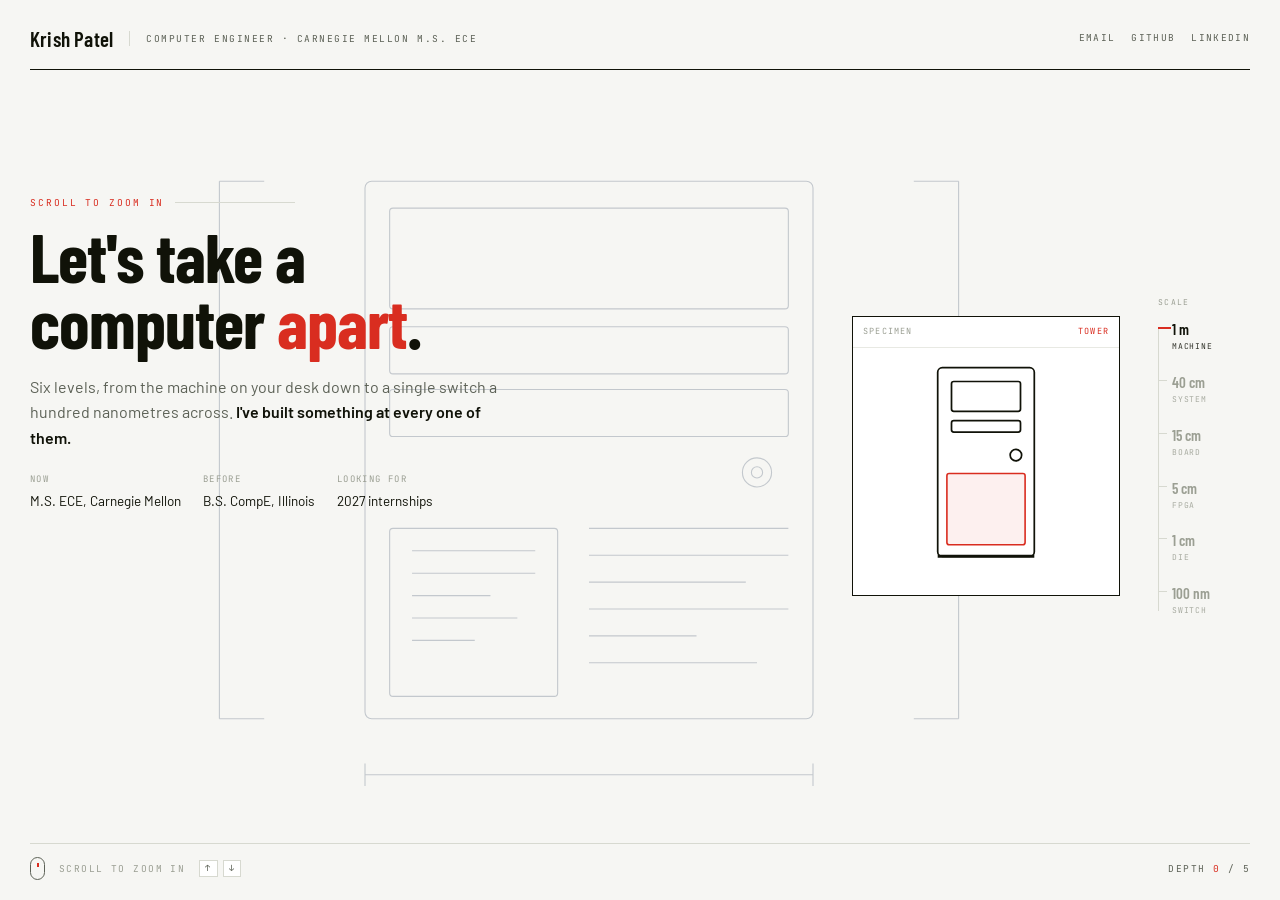
<file: mockups/g-zoomstack.html>
<!doctype html>
<html lang="en">
<head>
<meta charset="UTF-8" />
<meta name="viewport" content="width=device-width, initial-scale=1.0" />
<title>Krish Patel — Inside the Machine</title>
<link rel="preconnect" href="https://fonts.googleapis.com">
<link rel="preconnect" href="https://fonts.gstatic.com" crossorigin>
<link href="https://fonts.googleapis.com/css2?family=Barlow+Condensed:wght@400;500;600;700&family=Barlow:wght@400;500;600&family=JetBrains+Mono:wght@400;500&display=swap" rel="stylesheet">
<style>
:root{
  --stage:#f6f6f3; --card:#fff; --ink:#101208; --mid:#5c6156; --dim:#9b9f93;
  --rule:#d7d9d0; --hair:#e8e9e3; --red:#d92d20; --red-soft:rgba(217,45,32,.08);
  --sketch:#c3c8cd;
}
*{box-sizing:border-box}
html,body{height:100%;overflow:hidden}
body{margin:0;background:var(--stage);color:var(--ink);
  font-family:Barlow,system-ui,sans-serif;font-size:15px;line-height:1.6;
  -webkit-font-smoothing:antialiased}
a{color:inherit;text-decoration:none}
button{font:inherit}
.cnd{font-family:"Barlow Condensed",system-ui,sans-serif}

/* ================= stage ================= */
.stage{position:fixed;inset:0;display:grid;
  grid-template-columns:1fr 268px 92px;
  grid-template-rows:auto 1fr auto;
  column-gap:38px;padding:22px 30px 20px;max-width:1440px;margin-inline:auto}

/* ---- background sketch ---- */
.bg{position:fixed;inset:0;z-index:0;pointer-events:none;overflow:hidden}
.bg .sk{position:absolute;top:50%;left:46%;translate:-50% -50%;
  width:min(112vh,104vw);opacity:0;scale:.86;
  transition:opacity .78s ease,scale 1.15s cubic-bezier(.22,.7,.25,1)}
.bg .sk.on{opacity:1;scale:1}
.bg .sk.past{opacity:0;scale:1.9}
.bg svg{width:100%;height:auto;display:block}
.bg svg *{vector-effect:non-scaling-stroke}

/* ---- hud ---- */
.hud{grid-column:1/-1;display:flex;align-items:center;gap:16px;
  padding-bottom:13px;border-bottom:1px solid var(--ink);position:relative;z-index:5}
.hud .me{font-family:"Barlow Condensed",sans-serif;font-size:21px;font-weight:600;letter-spacing:.01em}
.hud .role{font-family:"JetBrains Mono",monospace;font-size:9.5px;letter-spacing:.16em;
  color:var(--mid);padding-left:16px;border-left:1px solid var(--rule)}
.hud .links{margin-left:auto;display:flex;gap:16px;
  font-family:"JetBrains Mono",monospace;font-size:9.5px;letter-spacing:.14em;color:var(--mid)}
.hud .links a{padding-bottom:2px;border-bottom:1px solid transparent;transition:all .2s}
.hud .links a:hover{color:var(--red);border-bottom-color:var(--red)}

/* ---- level content ---- */
.levels{position:relative;z-index:4;display:grid;align-content:center;min-height:0}
.lvl{grid-area:1/1;opacity:0;scale:.72;pointer-events:none;
  transition:opacity .5s ease,scale .8s cubic-bezier(.22,.7,.25,1);max-width:640px}
.lvl.on{opacity:1;scale:1;pointer-events:auto}
.lvl.past{opacity:0;scale:1.75}

.tagline{font-family:"JetBrains Mono",monospace;font-size:9.5px;letter-spacing:.2em;
  color:var(--red);margin:0 0 13px;display:flex;align-items:center;gap:11px}
.tagline::after{content:"";flex:1;border-top:1px solid var(--rule);max-width:120px}
h1{font-family:"Barlow Condensed",sans-serif;font-size:clamp(40px,5.4vw,70px);line-height:.96;
  letter-spacing:-.014em;margin:0 0 18px;font-weight:700;max-width:14ch;text-wrap:balance}
h1 em{font-style:normal;color:var(--red)}
h2{font-family:"Barlow Condensed",sans-serif;font-size:clamp(30px,3.7vw,46px);line-height:1.02;
  letter-spacing:-.008em;margin:0 0 14px;font-weight:600;max-width:17ch;text-wrap:balance}
.say{color:var(--mid);font-size:16px;margin:0 0 22px;max-width:52ch}
.say b{color:var(--ink);font-weight:600}

.proj{background:var(--card);border:1px solid var(--ink);padding:17px 19px;max-width:560px}
.proj.key{border-color:var(--red);border-width:1.5px}
.proj .flag{display:inline-block;font-family:"JetBrains Mono",monospace;font-size:9px;
  letter-spacing:.18em;background:var(--red);color:#fff;padding:3px 9px;margin-bottom:10px}
.proj h3{font-family:"Barlow Condensed",sans-serif;font-size:22px;margin:0 0 2px;font-weight:600}
.proj .src{font-family:"JetBrains Mono",monospace;font-size:9.5px;letter-spacing:.14em;
  color:var(--red);margin:0 0 11px}
.proj p{margin:0 0 13px;font-size:14.5px;color:#31352c;max-width:54ch}
.row{display:flex;flex-wrap:wrap;gap:5px}
.tag{font-family:"JetBrains Mono",monospace;font-size:9.5px;color:var(--mid);
  border:1px solid var(--rule);padding:2px 7px}
.facts{display:flex;flex-wrap:wrap;gap:22px;margin-top:22px}
.facts div{font-size:13.5px}
.facts b{display:block;font-family:"JetBrains Mono",monospace;font-size:9px;
  letter-spacing:.15em;color:var(--dim);font-weight:400;margin-bottom:3px}

/* ---- unboxing viewport ---- */
.unbox{position:relative;z-index:5;align-self:center;
  border:1px solid var(--ink);background:var(--card);aspect-ratio:1;display:grid}
.unbox .cap{position:absolute;top:0;left:0;right:0;display:flex;justify-content:space-between;
  padding:8px 10px;font-family:"JetBrains Mono",monospace;font-size:8.5px;
  letter-spacing:.14em;color:var(--dim);border-bottom:1px solid var(--hair);background:var(--card);z-index:2}
.unbox .cap b{color:var(--red);font-weight:400}
.ub{grid-area:1/1;display:grid;place-items:center;padding:30px 18px 18px;
  opacity:0;scale:.6;transition:opacity .48s ease,scale .8s cubic-bezier(.22,.7,.25,1)}
.ub.on{opacity:1;scale:1}
.ub.past{opacity:0;scale:2.4}
.ub svg{width:100%;height:auto;display:block}
/* the red box marking where we zoom next */
.next-box{stroke:var(--red);fill:rgba(217,45,32,.07);stroke-width:1.4}
@keyframes pulse{0%,100%{opacity:1}50%{opacity:.34}}
.ub.on .next-box{animation:pulse 2.4s ease-in-out infinite}

/* ---- depth ruler ---- */
.ruler{position:relative;z-index:5;display:flex;flex-direction:column;
  justify-content:center;padding:6px 0}
.ruler-in{position:relative;padding-left:14px}
.ruler-in::before{content:"";position:absolute;left:0;top:6px;bottom:6px;border-left:1px solid var(--rule)}
.ruler .fill{position:absolute;left:0;top:6px;width:1px;background:var(--red);height:0;
  transition:height .7s cubic-bezier(.35,0,.2,1)}
.tick{position:relative;display:block;width:100%;text-align:left;background:none;border:0;
  padding:0 0 22px;cursor:pointer;color:var(--dim);transition:color .3s}
.tick:last-child{padding-bottom:0}
.tick:hover{color:var(--mid)}
.tick i{position:absolute;left:-14px;top:5px;width:9px;height:1px;background:var(--rule);transition:all .3s}
.tick .n{font-family:"Barlow Condensed",sans-serif;font-size:15px;font-weight:600;display:block;line-height:1}
.tick .w{font-family:"JetBrains Mono",monospace;font-size:8px;letter-spacing:.1em;
  display:block;margin-top:3px;opacity:.85}
.tick.on{color:var(--ink)}
.tick.on i{background:var(--red);width:13px;left:-14px;height:1.5px}
.tick.past{color:var(--mid)}
.tick.past i{background:var(--red)}
.ruler-cap{font-family:"JetBrains Mono",monospace;font-size:8px;letter-spacing:.16em;
  color:var(--dim);margin-bottom:14px}

/* ---- footer hint ---- */
.hint{grid-column:1/-1;display:flex;align-items:center;gap:14px;padding-top:13px;
  border-top:1px solid var(--rule);position:relative;z-index:5;
  font-family:"JetBrains Mono",monospace;font-size:9.5px;letter-spacing:.15em;color:var(--dim)}
.hint .keys{display:flex;gap:5px}
.hint kbd{border:1px solid var(--rule);background:var(--card);padding:1px 5px;
  font-family:inherit;font-size:8.5px;color:var(--mid)}
.hint .depth{margin-left:auto;color:var(--mid)}
.hint .depth b{color:var(--red);font-weight:400}
.wheel{width:15px;height:23px;border:1px solid var(--mid);border-radius:8px;position:relative;flex-shrink:0}
.wheel::after{content:"";position:absolute;left:50%;top:5px;width:2px;height:4px;
  background:var(--red);translate:-50% 0;animation:roll 1.9s ease-in-out infinite}
@keyframes roll{0%,100%{transform:translateY(0);opacity:1}55%{transform:translateY(7px);opacity:.2}}

@media (prefers-reduced-motion:reduce){
  *{transition-duration:.01ms!important;animation:none!important}
  .lvl,.ub,.bg .sk{scale:1!important}
}
@media (max-width:1080px){
  .stage{grid-template-columns:1fr 190px 78px;column-gap:24px}
  h1{font-size:clamp(34px,6vw,52px)}
}
@media (max-width:820px){
  html,body{overflow:auto}
  .stage{position:static;grid-template-columns:1fr;grid-template-rows:auto;
    row-gap:20px;padding:16px 20px 26px;min-height:100vh}
  .hud .role{display:none}
  .levels{min-height:62vh}
  .unbox{max-width:230px;justify-self:center}
  .ruler{padding:0}
  .ruler-in{display:flex;gap:18px;overflow-x:auto;padding:0 0 6px}
  .ruler-in::before,.ruler .fill{display:none}
  .ruler-cap{display:none}
  .tick{width:auto;white-space:nowrap;padding:0}
  .tick i{position:static;display:block;width:100%;height:2px;margin-bottom:5px;background:var(--rule)}
  .tick.on i{width:100%}
  .hint .keys{display:none}
}
</style>
</head>
<body>

<!-- ============ background blueprint sketches ============ -->
<div class="bg" id="bg">
  <!-- L0 · the machine -->
  <div class="sk on">
    <svg viewBox="0 0 900 620" fill="none" stroke="#c3c8cd" stroke-width="1.1" aria-hidden="true">
      <rect x="250" y="70" width="400" height="480" rx="6"/>
      <rect x="272" y="94" width="356" height="90" rx="3"/>
      <rect x="272" y="200" width="356" height="42" rx="3"/>
      <rect x="272" y="256" width="356" height="42" rx="3"/>
      <circle cx="600" cy="330" r="13"/><circle cx="600" cy="330" r="5"/>
      <rect x="272" y="380" width="150" height="150" rx="3"/>
      <path d="M292 400h110M292 420h110M292 440h70M292 460h94M292 480h56"/>
      <path d="M450 380h178M450 404h178M450 428h140M450 452h178M450 476h96M450 500h150"/>
      <path d="M120 70v480M120 70h40M120 550h40M780 70v480M780 70h-40M780 550h-40"/>
      <path d="M250 600h400M250 590v20M650 590v20"/>
    </svg>
  </div>
  <!-- L1 · operating system -->
  <div class="sk">
    <svg viewBox="0 0 900 620" fill="none" stroke="#c3c8cd" stroke-width="1.1" aria-hidden="true">
      <rect x="90" y="70" width="720" height="150" rx="4"/>
      <rect x="90" y="236" width="720" height="150" rx="4"/>
      <rect x="90" y="402" width="720" height="150" rx="4"/>
      <path d="M90 110h720M90 276h720M90 442h720"/>
      <circle cx="118" cy="90" r="6"/><circle cx="138" cy="90" r="6"/><circle cx="158" cy="90" r="6"/>
      <circle cx="118" cy="256" r="6"/><circle cx="138" cy="256" r="6"/><circle cx="158" cy="256" r="6"/>
      <circle cx="118" cy="422" r="6"/><circle cx="138" cy="422" r="6"/><circle cx="158" cy="422" r="6"/>
      <path d="M120 140h300M120 165h420M120 190h230"/>
      <path d="M120 306h380M120 331h250M120 356h330"/>
      <path d="M120 472h280M120 497h400M120 522h180"/>
      <path d="M840 70v482M840 70h-20M840 552h-20"/>
    </svg>
  </div>
  <!-- L2 · compiler -->
  <div class="sk">
    <svg viewBox="0 0 900 620" fill="none" stroke="#c3c8cd" stroke-width="1.1" aria-hidden="true">
      <circle cx="450" cy="80" r="20"/>
      <path d="M450 100v40M450 140h-190M450 140h190M260 140v40M640 140v40"/>
      <circle cx="260" cy="200" r="20"/><circle cx="640" cy="200" r="20"/>
      <path d="M260 220v40M260 260h-110M260 260h110M150 260v40M370 260v40
               M640 220v40M640 260h-110M640 260h110M530 260v40M750 260v40"/>
      <circle cx="150" cy="320" r="18"/><circle cx="370" cy="320" r="18"/>
      <circle cx="530" cy="320" r="18"/><circle cx="750" cy="320" r="18"/>
      <path d="M150 338v50M370 338v50M530 338v50M750 338v50"/>
      <path d="M110 388h80M330 388h80M490 388h80M710 388h80"/>
      <path d="M120 430h660M120 430v90M780 430v90M120 520h660"/>
      <path d="M180 430v90M240 430v90M300 430v90M360 430v90M420 430v90
               M480 430v90M540 430v90M600 430v90M660 430v90M720 430v90"/>
    </svg>
  </div>
  <!-- L3 · FPGA -->
  <div class="sk">
    <svg viewBox="0 0 900 620" fill="none" stroke="#c3c8cd" stroke-width="1.1" aria-hidden="true">
      <rect x="130" y="90" width="640" height="440" rx="4"/>
      <g>
        <rect x="180" y="140" width="90" height="70"/><rect x="310" y="140" width="90" height="70"/>
        <rect x="440" y="140" width="90" height="70"/><rect x="570" y="140" width="90" height="70"/>
        <rect x="180" y="260" width="90" height="70"/><rect x="310" y="260" width="90" height="70"/>
        <rect x="440" y="260" width="90" height="70"/><rect x="570" y="260" width="90" height="70"/>
        <rect x="180" y="380" width="90" height="70"/><rect x="310" y="380" width="90" height="70"/>
        <rect x="440" y="380" width="90" height="70"/><rect x="570" y="380" width="90" height="70"/>
      </g>
      <path d="M270 175h40M400 175h40M530 175h40M270 295h40M400 295h40M530 295h40M270 415h40M400 415h40M530 415h40"/>
      <path d="M225 210v50M355 210v50M485 210v50M615 210v50M225 330v50M355 330v50M485 330v50M615 330v50"/>
      <path d="M130 120h-40M130 170h-40M130 220h-40M130 270h-40M130 320h-40M130 370h-40M130 420h-40M130 470h-40
               M770 120h40M770 170h40M770 220h40M770 270h40M770 320h40M770 370h40M770 420h40M770 470h40"/>
    </svg>
  </div>
  <!-- L4 · processor -->
  <div class="sk">
    <svg viewBox="0 0 900 620" fill="none" stroke="#c3c8cd" stroke-width="1.1" aria-hidden="true">
      <rect x="40" y="250" width="130" height="110" rx="3"/>
      <rect x="220" y="250" width="130" height="110" rx="3"/>
      <rect x="400" y="120" width="140" height="90" rx="3"/>
      <rect x="400" y="260" width="140" height="90" rx="3"/>
      <rect x="400" y="400" width="140" height="90" rx="3"/>
      <rect x="600" y="220" width="110" height="170" rx="3"/>
      <rect x="760" y="250" width="110" height="110" rx="3"/>
      <path d="M170 305h50M350 305h50M540 165h30v140h30M540 305h60M540 445h30V305h30
               M710 305h50"/>
      <path d="M815 250V150H285v100"/>
      <path d="M60 380v80h760v-80"/>
      <circle cx="440" cy="560" r="4"/><circle cx="480" cy="560" r="4"/><circle cx="520" cy="560" r="4"/>
    </svg>
  </div>
  <!-- L5 · transistor / physical -->
  <div class="sk">
    <svg viewBox="0 0 900 620" fill="none" stroke="#c3c8cd" stroke-width="1.1" aria-hidden="true">
      <path d="M80 430h740"/>
      <rect x="230" y="330" width="440" height="100"/>
      <rect x="330" y="250" width="240" height="80" rx="3"/>
      <rect x="360" y="190" width="180" height="60" rx="3"/>
      <path d="M230 330v-60h60v60M610 330v-60h60v60"/>
      <path d="M120 470h660M120 470v40M780 470v40M120 510h660"/>
      <path d="M200 510v50M300 510v50M400 510v50M500 510v50M600 510v50M700 510v50"/>
      <path d="M450 190v-70M420 120h60"/>
      <path d="M260 270v-90M240 180h40M640 270v-90M620 180h40"/>
      <path d="M100 330h100M700 330h120M100 250h200M570 250h250"/>
    </svg>
  </div>
</div>

<!-- ============ stage ============ -->
<div class="stage">

  <header class="hud">
    <span class="me">Krish Patel</span>
    <span class="role">COMPUTER ENGINEER · CARNEGIE MELLON M.S. ECE</span>
    <span class="links">
      <a href="mailto:krishp2@andrew.cmu.edu">EMAIL</a>
      <a href="https://github.com/krishp2">GITHUB</a>
      <a href="https://www.linkedin.com/in/krish-patel-24bb79238/">LINKEDIN</a>
    </span>
  </header>

  <main class="levels" id="levels">

    <section class="lvl on" data-l="0">
      <p class="tagline">SCROLL TO ZOOM IN</p>
      <h1>Let's take a computer <em>apart</em>.</h1>
      <p class="say">Six levels, from the machine on your desk down to a single switch a hundred nanometres across. <b>I've built something at every one of them.</b></p>
      <div class="facts">
        <div><b>NOW</b>M.S. ECE, Carnegie Mellon</div>
        <div><b>BEFORE</b>B.S. CompE, Illinois</div>
        <div><b>LOOKING FOR</b>2027 internships</div>
      </div>
    </section>

    <section class="lvl" data-l="1">
      <p class="tagline">LEVEL 01 · OPEN THE CASE</p>
      <h2>First, the software that runs the whole thing</h2>
      <p class="say">Something has to hand out memory, notice you pressed a key, and pick which program runs next. Most people never see that layer. I wrote one.</p>
      <div class="proj">
        <h3>An operating system, from an empty file</h3>
        <p class="src">ECE 391 · C AND ASSEMBLY</p>
        <p>Memory paging, an interrupt-driven keyboard driver, a working file system, and a scheduler keeping three terminals alive at once — each convinced it owns the machine.</p>
        <div class="row"><span class="tag">C</span><span class="tag">x86 asm</span><span class="tag">QEMU</span><span class="tag">GDB</span></div>
      </div>
    </section>

    <section class="lvl" data-l="2">
      <p class="tagline">LEVEL 02 · THE BOARD</p>
      <h2>Then the layer that decides how work meets hardware</h2>
      <p class="say">A machine-learning compiler has to map a calculation onto real silicon, and there are astronomically many ways to do it. I taught one to stop looking at the bad options.</p>
      <!-- TODO: confirm exact framing of the IBM research with Krish -->
      <div class="proj">
        <h3>Compiler research — shrinking the search</h3>
        <p class="src">IBM-ILLINOIS DISCOVERY ACCELERATOR · 2024–2025</p>
        <p>Used language-model techniques to prune a tensor compiler's autotuning search space, then rebuilt the aging pipeline on a modern framework and proved the new one agreed with the old to within two percent.</p>
        <div class="row"><span class="tag">TVM</span><span class="tag">Python</span><span class="tag">NLP</span><span class="tag">&lt;2% variance</span></div>
      </div>
    </section>

    <section class="lvl" data-l="3">
      <p class="tagline">LEVEL 03 · THE CHIP, BEFORE IT'S A CHIP</p>
      <h2>Where a design first becomes real hardware</h2>
      <p class="say">Before anyone commits a design to silicon, it runs on an FPGA — a chip whose logic you rewire. It's the first moment your design stops being a simulation and starts being a circuit.</p>
      <!-- TODO: replace with Krish's actual FPGA project details -->
      <div class="proj">
        <h3>FPGA prototyping</h3>
        <p class="src">PLACEHOLDER — NEEDS YOUR REAL DETAILS</p>
        <p>Synthesized an RTL design onto an FPGA, brought it up on real hardware, and closed timing against the board's constraints — catching the failures that only ever appear once a design leaves simulation.</p>
        <div class="row"><span class="tag">SystemVerilog</span><span class="tag">Vivado</span><span class="tag">Timing constraints</span></div>
      </div>
    </section>

    <section class="lvl" data-l="4">
      <p class="tagline">LEVEL 04 · THE DIE · THE ONE I CARE ABOUT MOST</p>
      <h2>The processor itself</h2>
      <p class="say">Underneath all of it is the part that decides, billions of times a second, what to do next. I built one that refuses to wait its turn.</p>
      <div class="proj key">
        <span class="flag">FLAGSHIP</span>
        <h3>A processor that runs ahead of itself</h3>
        <p class="src">ECE 411 · SYSTEMVERILOG</p>
        <p>When an instruction stalls, it finds later work that's ready and does that instead, then puts every result back in order before anything downstream notices. It guesses which way branches go, and unwinds a wrong guess early. Measured on CoreMark.</p>
        <div class="row"><span class="tag">Out-of-order</span><span class="tag">Branch prediction</span><span class="tag">4-way cache</span><span class="tag">VCS · Verdi</span></div>
      </div>
    </section>

    <section class="lvl" data-l="5">
      <p class="tagline">LEVEL 05 · ONE SWITCH</p>
      <h2>And at the bottom, a single transistor</h2>
      <p class="say">A thousandth the width of a hair. Everything above is this, repeated a few billion times and arranged very carefully.</p>
      <div class="proj">
        <h3>Taking a datapath all the way to layout</h3>
        <p class="src">FULL CHIP DESIGN FLOW · 2025</p>
        <p>Carried a custom datapath from a description of what it should do, to physical cells arranged on a die, to the wires between them — then tuned it until it met timing and passed the checks that decide whether it can be manufactured.</p>
        <div class="row"><span class="tag">Design Compiler</span><span class="tag">ICC2</span><span class="tag">PrimeTime</span><span class="tag">DRC · LVS</span></div>
      </div>
    </section>
  </main>

  <!-- ---- unboxing viewport ---- -->
  <aside class="unbox">
    <div class="cap"><span>SPECIMEN</span><b id="ubName">TOWER</b></div>

    <div class="ub on"><svg viewBox="0 0 200 200" fill="none" stroke="#101208" stroke-width="1.5" aria-label="A desktop computer">
      <rect x="58" y="18" width="84" height="164" rx="4"/>
      <rect x="70" y="30" width="60" height="26" rx="2"/>
      <rect x="70" y="64" width="60" height="10" rx="2"/>
      <circle cx="126" cy="94" r="5"/>
      <rect class="next-box" x="66" y="110" width="68" height="62" rx="2"/>
      <path d="M58 182h84" stroke-width="2.5"/>
    </svg></div>

    <div class="ub"><svg viewBox="0 0 200 200" fill="none" stroke="#101208" stroke-width="1.5" aria-label="The case opened">
      <rect x="44" y="24" width="76" height="152" rx="3"/>
      <path d="M120 24l44 22v130l-44-22z"/>
      <rect x="56" y="40" width="52" height="34" rx="2"/>
      <path d="M56 86h52M56 98h52M56 110h34"/>
      <rect class="next-box" x="54" y="124" width="56" height="40" rx="2"/>
      <path d="M132 60l20 10M132 84l20 10M132 108l20 10"/>
    </svg></div>

    <div class="ub"><svg viewBox="0 0 200 200" fill="none" stroke="#101208" stroke-width="1.5" aria-label="The motherboard">
      <rect x="26" y="34" width="148" height="132" rx="3"/>
      <rect x="118" y="48" width="12" height="86" rx="1"/>
      <rect x="136" y="48" width="12" height="86" rx="1"/>
      <rect x="154" y="48" width="12" height="86" rx="1"/>
      <rect x="40" y="146" width="80" height="10" rx="1"/>
      <rect class="next-box" x="44" y="56" width="58" height="58" rx="2"/>
      <circle cx="34" cy="42" r="2.5"/><circle cx="166" cy="42" r="2.5"/>
      <circle cx="34" cy="158" r="2.5"/><circle cx="166" cy="158" r="2.5"/>
      <path d="M44 128h58"/>
    </svg></div>

    <div class="ub"><svg viewBox="0 0 200 200" fill="none" stroke="#101208" stroke-width="1.5" aria-label="An FPGA package">
      <rect x="40" y="40" width="120" height="120" rx="3"/>
      <g stroke-width="1.2">
        <path d="M40 60H22M40 80H22M40 100H22M40 120H22M40 140H22
                 M160 60h18M160 80h18M160 100h18M160 120h18M160 140h18
                 M60 40V22M80 40V22M100 40V22M120 40V22M140 40V22
                 M60 160v18M80 160v18M100 160v18M120 160v18M140 160v18"/>
      </g>
      <g stroke-width="1">
        <rect x="56" y="56" width="24" height="20"/><rect x="88" y="56" width="24" height="20"/><rect x="120" y="56" width="24" height="20"/>
        <rect x="56" y="88" width="24" height="20"/><rect x="120" y="88" width="24" height="20"/>
        <rect x="56" y="120" width="24" height="20"/><rect x="88" y="120" width="24" height="20"/><rect x="120" y="120" width="24" height="20"/>
      </g>
      <rect class="next-box" x="86" y="86" width="28" height="24" rx="1"/>
    </svg></div>

    <div class="ub"><svg viewBox="0 0 200 200" fill="none" stroke="#101208" stroke-width="1.5" aria-label="The die floorplan">
      <rect x="24" y="38" width="152" height="124" rx="2"/>
      <g stroke-width="1.1">
        <rect x="38" y="52" width="42" height="40"/><rect x="38" y="102" width="42" height="46"/>
        <rect x="90" y="52" width="52" height="96"/><rect x="152" y="52" width="12" height="96"/>
      </g>
      <path d="M80 72h10M80 124h10M142 100h10" stroke-width="1.1"/>
      <rect class="next-box" x="98" y="66" width="26" height="24" rx="1"/>
      <path d="M24 30h152M24 170h152" stroke-width="1"/>
    </svg></div>

    <div class="ub"><svg viewBox="0 0 200 200" fill="none" stroke="#101208" stroke-width="1.5" aria-label="A single transistor">
      <path d="M20 140h160" stroke-width="2"/>
      <rect x="46" y="104" width="108" height="36"/>
      <rect x="72" y="76" width="56" height="28" rx="2"/>
      <rect x="82" y="52" width="36" height="24" rx="2"/>
      <path d="M46 104V86h20v18M134 104V86h20v18"/>
      <path d="M100 52V30M88 30h24"/>
      <path d="M56 86V64M44 64h24M144 86V64M132 64h24"/>
      <g stroke-width="1" stroke-dasharray="3 3"><path d="M20 104h26M154 104h26"/></g>
    </svg></div>
  </aside>

  <!-- ---- depth ruler ---- -->
  <nav class="ruler" aria-label="Depth">
    <div class="ruler-cap">SCALE</div>
    <div class="ruler-in" id="ruler">
      <div class="fill" id="fill"></div>
      <button class="tick on" data-l="0"><i></i><span class="n">1 m</span><span class="w">MACHINE</span></button>
      <button class="tick" data-l="1"><i></i><span class="n">40 cm</span><span class="w">SYSTEM</span></button>
      <button class="tick" data-l="2"><i></i><span class="n">15 cm</span><span class="w">BOARD</span></button>
      <button class="tick" data-l="3"><i></i><span class="n">5 cm</span><span class="w">FPGA</span></button>
      <button class="tick" data-l="4"><i></i><span class="n">1 cm</span><span class="w">DIE</span></button>
      <button class="tick" data-l="5"><i></i><span class="n">100 nm</span><span class="w">SWITCH</span></button>
    </div>
  </nav>

  <footer class="hint">
    <span class="wheel" aria-hidden="true"></span>
    <span id="hintText">SCROLL TO ZOOM IN</span>
    <span class="keys" aria-hidden="true"><kbd>↑</kbd><kbd>↓</kbd></span>
    <span class="depth">DEPTH <b id="depthNo">0</b> / 5</span>
  </footer>
</div>

<script>
// ---------------------------------------------------------------------------
// Interactive feature: scrolling does not move the page. It changes magnification.
// Each step scales the current level up and through the viewer while the next
// level rises from small, so descending reads as flying into the machine.
// ---------------------------------------------------------------------------
const levels = [...document.querySelectorAll('.lvl')];
const sketches = [...document.querySelectorAll('.bg .sk')];
const boxes = [...document.querySelectorAll('.ub')];
const ticks = [...document.querySelectorAll('.tick')];
const fill = document.getElementById('fill');
const depthNo = document.getElementById('depthNo');
const ubName = document.getElementById('ubName');
const hintText = document.getElementById('hintText');
const LAST = levels.length - 1;

let level = 0;
let busy = false;

function paint(group, i) {
  group.forEach((el, n) => {
    el.classList.toggle('on', n === i);
    el.classList.toggle('past', n < i);
  });
}

function goTo(next) {
  next = Math.max(0, Math.min(LAST, next));
  if (next === level) return;
  level = next;

  paint(levels, level);
  paint(sketches, level);
  paint(boxes, level);

  ticks.forEach((t, n) => {
    t.classList.toggle('on', n === level);
    t.classList.toggle('past', n < level);
  });

  fill.style.height = (level / LAST) * 100 + '%';
  depthNo.textContent = level;
  ubName.textContent = ticks[level].querySelector('.w').textContent;
  hintText.textContent = level === LAST ? 'SCROLL UP TO ZOOM BACK OUT' : 'SCROLL TO ZOOM IN';
}

function step(dir) {
  if (busy) return;
  const next = Math.max(0, Math.min(LAST, level + dir));
  if (next === level) return;
  busy = true;
  goTo(next);
  setTimeout(() => { busy = false; }, 620);
}

// --- wheel / trackpad: accumulate so one flick is one level ---
let acc = 0;
let settle;
window.addEventListener('wheel', (e) => {
  if (window.innerWidth <= 820) return; // small screens scroll normally
  e.preventDefault();
  if (busy) return;
  acc += e.deltaY;
  clearTimeout(settle);
  settle = setTimeout(() => { acc = 0; }, 180);
  if (Math.abs(acc) > 42) {
    step(acc > 0 ? 1 : -1);
    acc = 0;
  }
}, { passive: false });

// --- keyboard ---
window.addEventListener('keydown', (e) => {
  const down = ['ArrowDown', 'PageDown', ' '].includes(e.key);
  const up = ['ArrowUp', 'PageUp'].includes(e.key);
  if (!down && !up && e.key !== 'Home' && e.key !== 'End') return;
  e.preventDefault();
  if (e.key === 'Home') return goTo(0);
  if (e.key === 'End') return goTo(LAST);
  step(down ? 1 : -1);
});

// --- touch ---
let y0 = null;
window.addEventListener('touchstart', (e) => { y0 = e.touches[0].clientY; }, { passive: true });
window.addEventListener('touchend', (e) => {
  if (y0 === null || window.innerWidth <= 820) return;
  const dy = y0 - e.changedTouches[0].clientY;
  if (Math.abs(dy) > 46) step(dy > 0 ? 1 : -1);
  y0 = null;
}, { passive: true });

// --- click a scale tick to jump straight there ---
ticks.forEach((tick) => {
  tick.addEventListener('click', () => goTo(Number(tick.dataset.l)));
});
</script>
</body>
</html>
</file>
